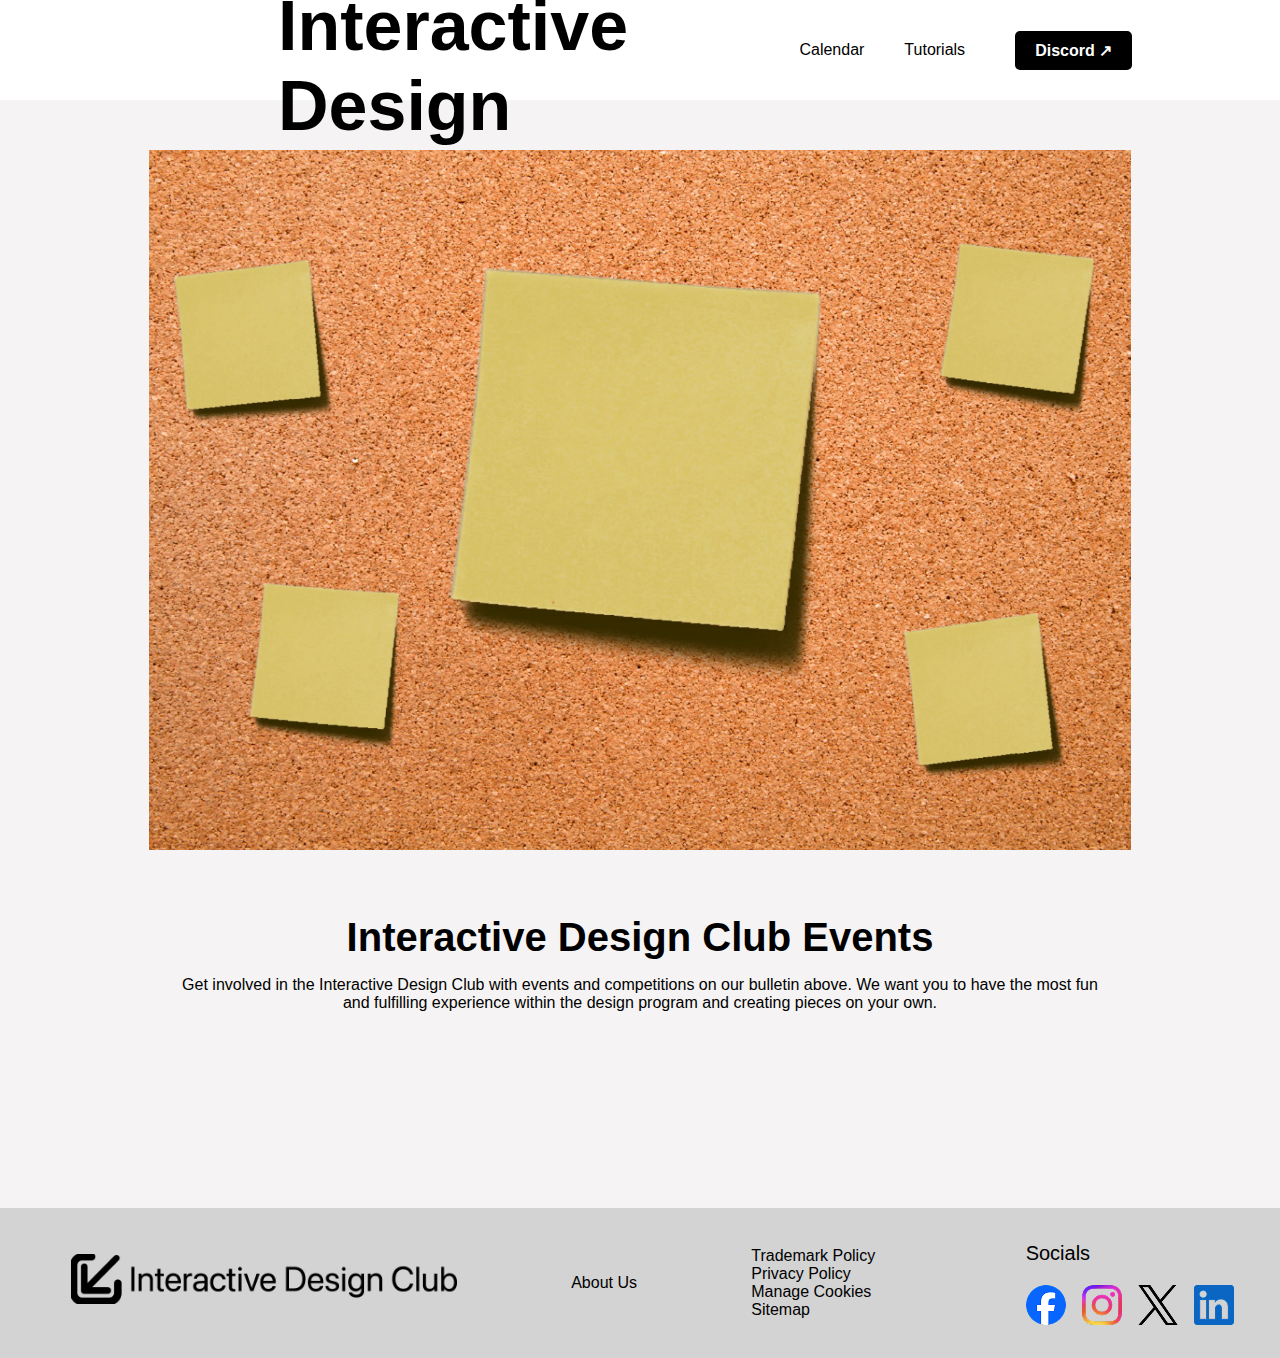
<file: calendar.html>
<!DOCTYPE html>
<html lang="en">
<head>
    <meta charset="UTF-8">
    <title>MU Interactive Design Club</title>
    <link rel="stylesheet" href="styles.css">
</head>
<body>
    <header>
        <div class="logo">
            <a href="index.html"><img src="images/logo@3x.png" height="50px" alt="MU Interactive Design Club Logo"></a>
            <h1 style="display: inline-block; margin-left: 10px;">Interactive Design Club</h1>
          </div>
          
          <nav>
            <ul>
                <li><a href="calendar.html">Calendar</a></li>
                <li><a href="tutorials.html">Tutorials</a></li>
            </ul>
            <a href="https://discord.gg/zrD8cmkH5q" class="btn">Discord ↗</a>
        </nav>
    </header>

   <section id="eventlist" class="eventlist" style="padding-bottom: 138px;">
    <div class="eventcontainer">
        <img src="images/placeholder.png" height="700px">
    </div>
    <h2 style="padding-top: 25px;">Interactive Design Club Events</h2>
    <p>Get involved in the Interactive Design Club with events and competitions on our bulletin above. We want you to have the most fun<br>
    and fulfilling experience within the design program and creating pieces on your own.</p>
   </section>

   

   
    
    <footer class="footer">
        <div class="container">
            <div class="column">
                <div class="footer-socials">
                    <p><img src="images/logo@2x.png" height="50px"></p>
                </div>
            </div>
            <div class="column">
                <nav class="footer-nav">
                    <a>About Us</a><br>

                </nav>
            </div>
            <div class="column">
                <div class="footer-policies">
                    <a>Trademark Policy</a><br>
                    <a>Privacy Policy</a><br>
                    <a>Manage Cookies</a><br>
                    <a>Sitemap</a><br>
                </div>
            </div>
            <div class="column">
                <div class="footer-interest">
                    <h3>Socials</h3>
                    <p><img src="images/socials.png" alt="Social Media Logos"></p>
                </div>
            </div>
    </div>
    </footer>
</body>
</html>
</file>
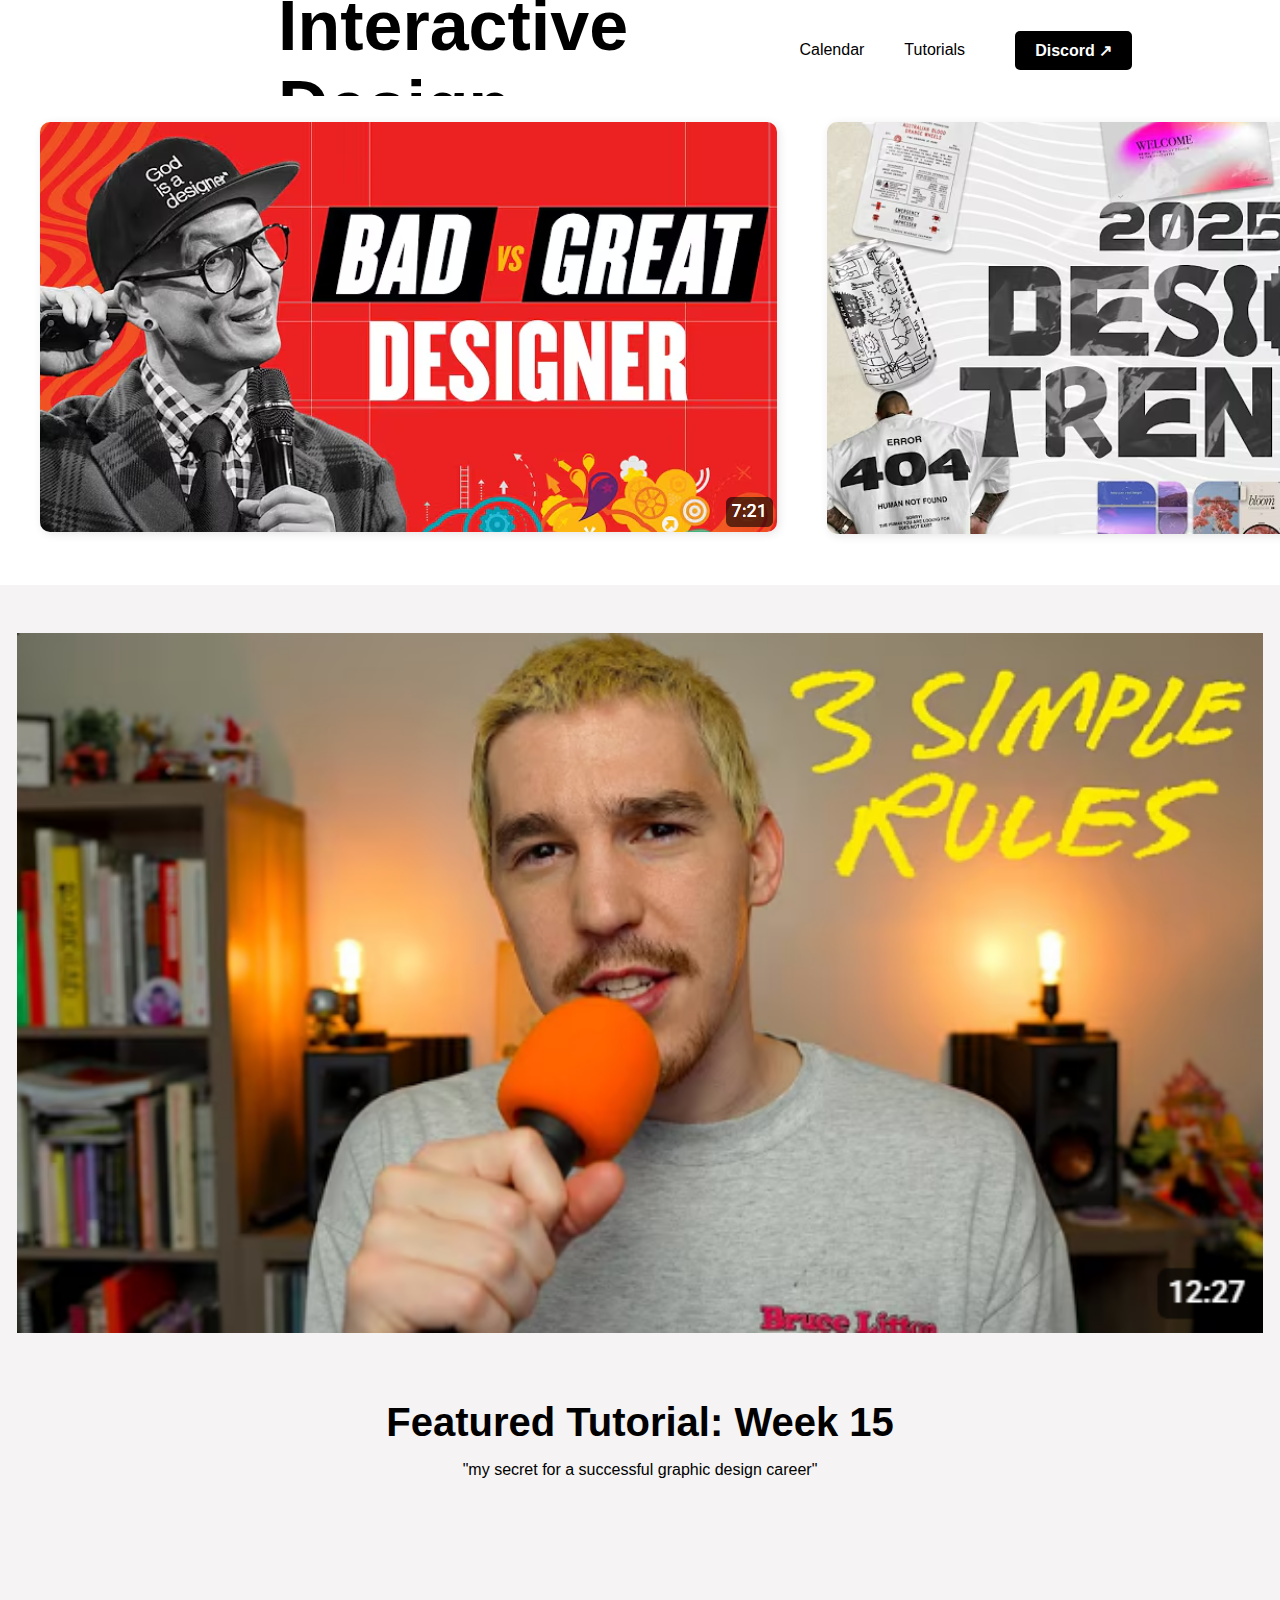
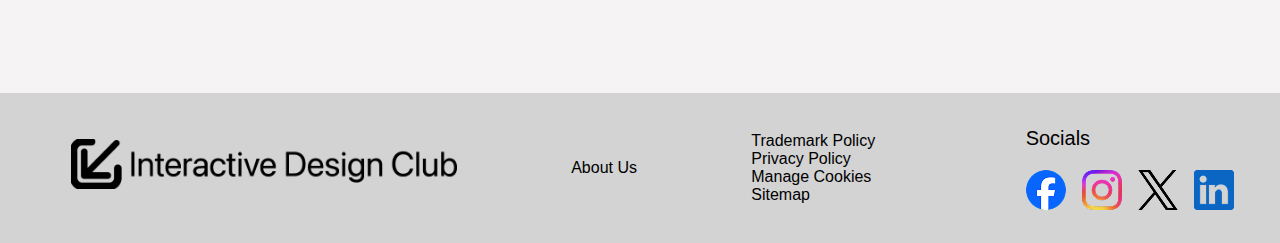
<file: tutorials.html>
<!DOCTYPE html>
<html lang="en">
<head>
    <meta charset="UTF-8">
    <title>MU Interactive Design Club</title>
    <link rel="stylesheet" href="styles.css">
</head>
<body>
    <header>
        <div class="logo">
            <a href="index.html"><img src="images/logo@3x.png" height="50px" alt="MU Interactive Design Club Logo"></a>
            <h1 style="display: inline-block; margin-left: 10px;">Interactive Design Club</h1>
          </div>
          
          <nav>
            <ul>
                <li><a href="calendar.html">Calendar</a></li>
                <li><a href="tutorials.html">Tutorials</a></li>
            </ul>
            <a href="https://discord.gg/zrD8cmkH5q" class="btn">Discord ↗</a>
        </nav>
    </header>

   <section class="videos" style="margin-top: 25px; margin-bottom: 60px;">
    <div class="eventcontainer">
        <div class="gallery-container">
            <div class="gallery">
                <img src="images/screenshot1.png" alt="Image 1">
                <img src="images/screenshot2.png" alt="Image 2">
                <img src="images/screenshot3.png" alt="Image 3">
                <img src="images/screenshot4.png" alt="Image 4">
                <img src="images/screenshot5.png" alt="Image 5">
            </div>
        </div>
        </div>
    </div>
       </section>
       <section id="eventlist" class="eventlist" style="padding-bottom: 138px;">
        <div class="eventcontainer">
            <a href="https://www.youtube.com/watch?v=hfP5VNsoQsw"><img src="images/jnybergTut.png" height="700px"></a>
        </div>
        <h2 style="padding-top: 25px;">Featured Tutorial: Week 15</h2>
        <p>"my secret for a successful graphic design career"</p>
       </section>
    <footer class="footer">
        <div class="container">
            <div class="column">
                <div class="footer-socials">
                    <p><img src="images/logo@2x.png" height="50px"></p>
                </div>
            </div>
            <div class="column">
                <nav class="footer-nav">
                    <a>About Us</a><br>

                </nav>
            </div>
            <div class="column">
                <div class="footer-policies">
                    <a>Trademark Policy</a><br>
                    <a>Privacy Policy</a><br>
                    <a>Manage Cookies</a><br>
                    <a>Sitemap</a><br>
                </div>
            </div>
            <div class="column">
                <div class="footer-interest">
                    <h3>Socials</h3>
                    <p><img src="images/socials.png" alt="Social Media Logos"></p>
                </div>
            </div>
    </div>
    </footer>
</body>
</html>
</file>
<file: styles.css>
body {
    font-family: Arial, sans-serif;
    margin: 0;
    padding: 0;
    box-sizing: border-box;
}

header {
    display: flex;
    justify-content: center;
    align-items: center;
    padding: 20px;
    background: #fff;
    box-shadow: 0 4px 6px rgba(0, 0, 0, 0.1);
    height: 60px;
}

.logo {
    font-size: 40px;
    margin-left: 20%;
}

nav {
    display: flex;
    align-items: center;
    justify-content: center;
    width: 100%;
}

nav ul {
    list-style: none;
    display: flex;
    gap: 40px;
    margin: 0;
    padding: 0;
    align-items: center;
}

nav li:last-child {
    margin-right: 50px;
}

nav a {
    text-decoration: none;
    color: #000;
}

.btn {
    background: black;
    color: white;
    padding: 10px 20px;
    text-decoration: none;
    border-radius: 5px;
    font-weight: bold;
}

.btn2{
    background: white;
    color: black;
    padding: 15px 30px;
    text-decoration: none;
    border-radius: 0px;
    font-weight: bold;
}

h1{
    font-size: 70px;
    margin-bottom: -10px;
}


.btn3{
    background: black;
    color: white;
    padding: 10px 20px;
    text-decoration: none;
    border-radius: 5px;
    ont-weight: bold;
    font-size: 60px;
}


h2{
    font-size: 40px;
    margin-bottom: 5px;
    margin-top: -10px;
}

.eventlist{
    text-align: center;
    background-color: rgb(245, 243, 243);
    height: 970px;

}

h3{
    font-size: 20px;
    font-weight: 500;
}


.eventcontainer{
    display: flex;
    justify-content: center;
    align-items: center;
    height: 800px;
}

.videos{
    display: flex;
    background-color: rgb(255, 255, 255);
    justify-content: center;
    align-items: center;
    height: 400px;
}

.gallery-container {
    overflow-x: auto;
    white-space: nowrap;
    width: 100%;
    padding: 20px 0;
    background-color: #fff;

}
.gallery {
    display: flex;
    gap: 50px;
    padding-right: 70px;
    padding: 6px 50px 0px 40px;

}
.gallery img {
    width: 100%;
    height: 100%;
    object-fit: cover;
    border-radius: 10px;
    box-shadow: 2px 2px 10px rgba(0, 0, 0, 0.1);
    justify-content: center;
    align-items: center;
}


.leaderboard{
    background-color: rgb(218, 218, 218);
    justify-content: center;
    align-items: center;
    height: 1050px;
    text-align: center;
    padding-top: 100px;
}

.leaderboardcontain{
    padding-top: 40px;
    display: flex;
    justify-content: center;
    align-items: center;
    text-align: left;
    padding-bottom: 20px;
}

p2{
    padding-left: 50px;
    font-size: 30px;
}






.container {
    display: flex;
    justify-content: center;
    align-items: center;
    height: 150px;
    padding-left: 4%;
    flex: 1;
}

.column {
    flex: 1;
    padding-left: 20px;
    border-radius: 8px;
}

footer {
    background-color: lightgray; 
    color: rgb(0, 0, 0); 
    text-align: center;  
    bottom: 0;
    height: 150px;  
    width: 100%; 
    
}
.footer-policies{
    text-align: left;
}
.footer-nav{
    text-align: left;
}
.footer-socials{
    text-align: right;
    font-size: 40px;
}
.footer-interest{
    text-align: left;
}

.footer-interest h3 {
    font-size: 20px;
}

.showreel-container {
    width: 50%;
    height: 100px;
    overflow: hidden;
    position: relative;
}

.showreel-container img { 
    width: 100%;
    height: 100%;
    object-fit: cover;
}

.about-container {
    width: 200px;
    height: 200px;
    overflow: hidden;
    position: relative;
}

.about-container img { 
    width: 100%;
    height: 100%;
    object-fit: cover;
}

.grid-container {
    width: 100%;
    height: 200px;
    overflow: hidden;
    position: relative;
}

.grid-container img { 
    width: 100%;
    height: 100%;
    object-fit: cover;
}
</file>
